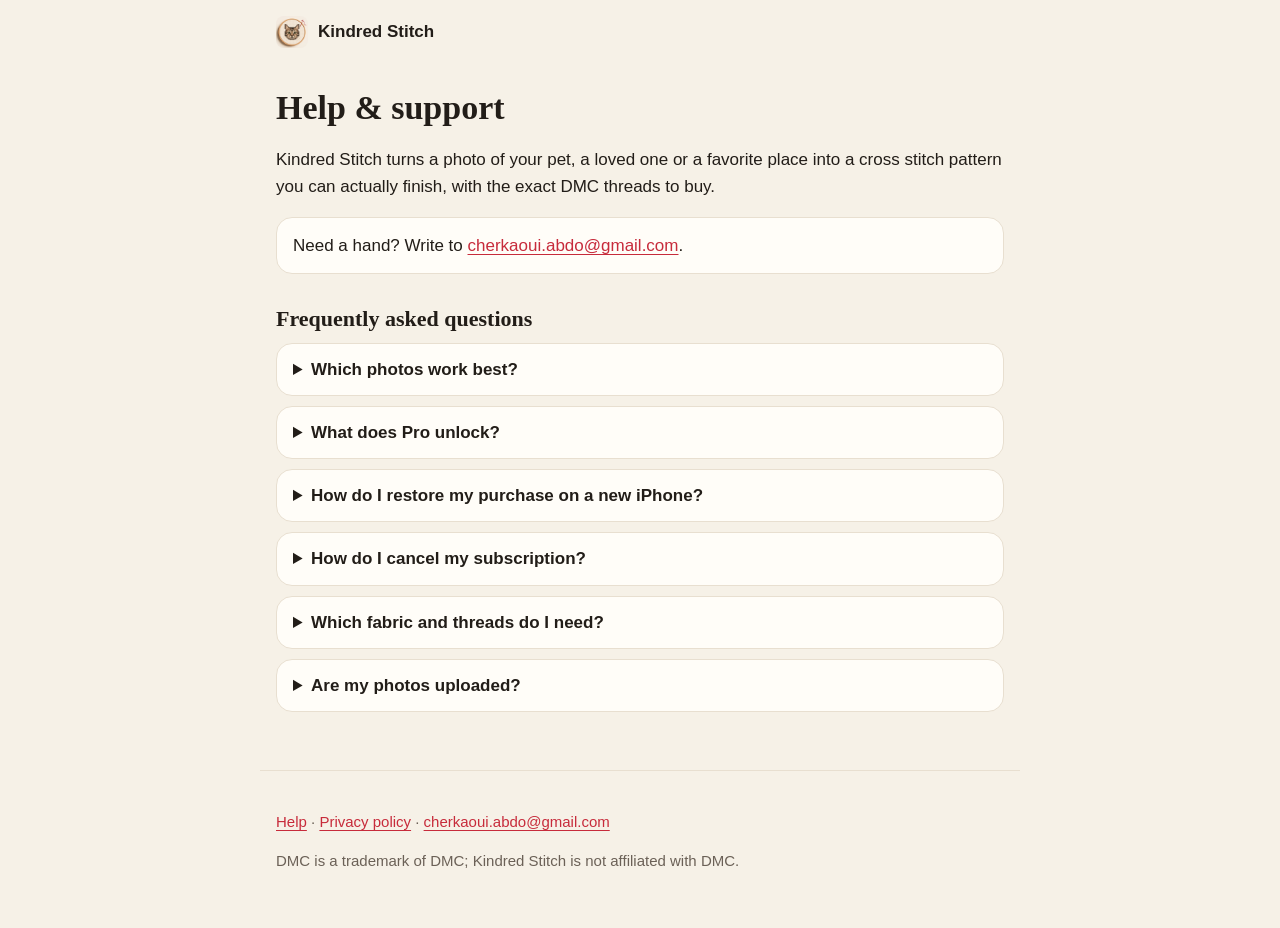
<file: index.html>
<!doctype html>
<html lang="en">
<head>
<meta charset="utf-8">
<meta name="viewport" content="width=device-width, initial-scale=1">
<title>Kindred Stitch – Help</title>
<meta name="description" content="Kindred Stitch turns your photos into cross stitch patterns you can actually finish.">
<link rel="icon" href="assets/favicon.png">
<link rel="apple-touch-icon" href="assets/icon.png">
<link rel="stylesheet" href="style.css">
</head>
<body>
<header class="bar"><a class="brand" href="index.html"><img src="assets/icon.png" alt="" width="32" height="32">Kindred Stitch</a></header>
<main>
<h1>Help &amp; support</h1>
<p>Kindred Stitch turns a photo of your pet, a loved one or a favorite place into a cross stitch pattern you can actually finish, with the exact DMC threads to buy.</p>
<p class="note">Need a hand? Write to <a href="mailto:cherkaoui.abdo@gmail.com">cherkaoui.abdo@gmail.com</a>.</p>

<h2>Frequently asked questions</h2>
<details><summary>Which photos work best?</summary><p>A sharp, well-lit photo where the face fills most of the frame, against a plain background. One subject per photo.</p></details>
<details><summary>What does Pro unlock?</summary><p>Previewing your photo as a finished cross stitch is free, with how many skeins you need and what they cost. Pro unlocks the pattern itself: the full chart with symbols, the exact DMC codes and your thread checklist, stitch tracking with a session timer, the printable PDF chart, and patterns made from only the threads you own.</p></details>
<details><summary>How do I restore my purchase on a new iPhone?</summary><p>Open Kindred Stitch, go to Settings, then tap Restore purchases. Use the same Apple Account you bought with.</p></details>
<details><summary>How do I cancel my subscription?</summary><p>On your iPhone, open Settings, tap your name, then Subscriptions, and choose Kindred Stitch. Cancel at least 24 hours before the renewal date to avoid being charged for the next year.</p></details>
<details><summary>Which fabric and threads do I need?</summary><p>Aida fabric in the count you chose (14-count suits most beginners), a tapestry needle, an embroidery hoop and the DMC six-strand floss listed with your pattern, stitched with 2 strands.</p></details>
<details><summary>Are my photos uploaded?</summary><p>No. Every photo is processed on your iPhone. See our <a href="privacy.html">privacy policy</a>.</p></details>
</main>
<footer><p><a href="index.html">Help</a> · <a href="privacy.html">Privacy policy</a> · <a href="mailto:cherkaoui.abdo@gmail.com">cherkaoui.abdo@gmail.com</a></p>
<p>DMC is a trademark of DMC; Kindred Stitch is not affiliated with DMC.</p></footer>
</body>
</html>
</file>
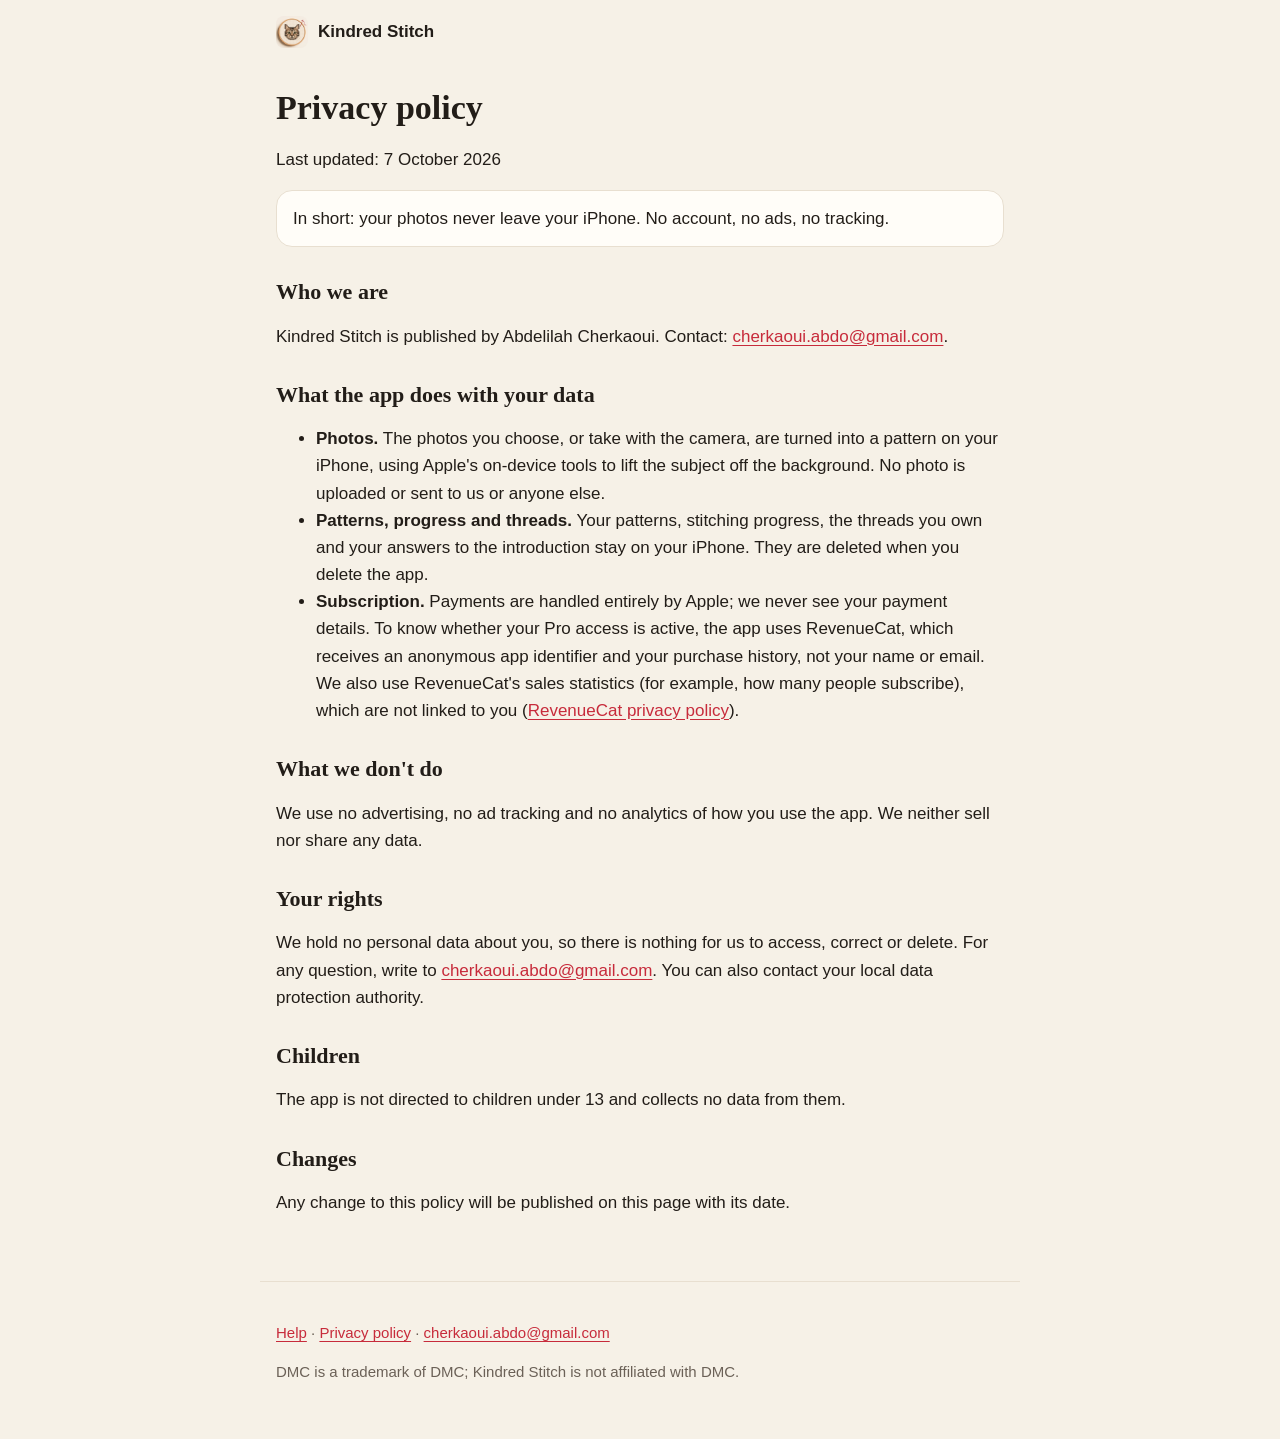
<file: privacy.html>
<!doctype html>
<html lang="en">
<head>
<meta charset="utf-8">
<meta name="viewport" content="width=device-width, initial-scale=1">
<title>Kindred Stitch – Privacy</title>
<meta name="description" content="Kindred Stitch privacy policy: your photos stay on your iPhone.">
<link rel="icon" href="assets/favicon.png">
<link rel="apple-touch-icon" href="assets/icon.png">
<link rel="stylesheet" href="style.css">
</head>
<body>
<header class="bar"><a class="brand" href="index.html"><img src="assets/icon.png" alt="" width="32" height="32">Kindred Stitch</a></header>
<main>
<article>
<h1>Privacy policy</h1>
<p>Last updated: 7 October 2026</p>
<p class="note">In short: your photos never leave your iPhone. No account, no ads, no tracking.</p>

<h2>Who we are</h2>
<p>Kindred Stitch is published by Abdelilah Cherkaoui. Contact: <a href="mailto:cherkaoui.abdo@gmail.com">cherkaoui.abdo@gmail.com</a>.</p>

<h2>What the app does with your data</h2>
<ul>
<li><strong>Photos.</strong> The photos you choose, or take with the camera, are turned into a pattern on your iPhone, using Apple's on-device tools to lift the subject off the background. No photo is uploaded or sent to us or anyone else.</li>
<li><strong>Patterns, progress and threads.</strong> Your patterns, stitching progress, the threads you own and your answers to the introduction stay on your iPhone. They are deleted when you delete the app.</li>
<li><strong>Subscription.</strong> Payments are handled entirely by Apple; we never see your payment details. To know whether your Pro access is active, the app uses RevenueCat, which receives an anonymous app identifier and your purchase history, not your name or email. We also use RevenueCat's sales statistics (for example, how many people subscribe), which are not linked to you (<a href="https://www.revenuecat.com/privacy">RevenueCat privacy policy</a>).</li>
</ul>

<h2>What we don't do</h2>
<p>We use no advertising, no ad tracking and no analytics of how you use the app. We neither sell nor share any data.</p>

<h2>Your rights</h2>
<p>We hold no personal data about you, so there is nothing for us to access, correct or delete. For any question, write to <a href="mailto:cherkaoui.abdo@gmail.com">cherkaoui.abdo@gmail.com</a>. You can also contact your local data protection authority.</p>

<h2>Children</h2>
<p>The app is not directed to children under 13 and collects no data from them.</p>

<h2>Changes</h2>
<p>Any change to this policy will be published on this page with its date.</p>
</article>
</main>
<footer><p><a href="index.html">Help</a> · <a href="privacy.html">Privacy policy</a> · <a href="mailto:cherkaoui.abdo@gmail.com">cherkaoui.abdo@gmail.com</a></p>
<p>DMC is a trademark of DMC; Kindred Stitch is not affiliated with DMC.</p></footer>
</body>
</html>
</file>
<file: style.css>
/* Kindred Stitch app colours: linen paper, ink text, DMC 321 red for links. */
:root {
  --brand: #C72B3B; --text: #221D18; --muted: #6B6157; --bg: #F6F1E7; --panel: #FFFDF8; --line: #E8DFD0;
}
@media (prefers-color-scheme: dark) {
  :root { --brand: #E8C39A; --text: #F3ECE2; --muted: #B9AEA2; --bg: #16120F; --panel: #241E1A; --line: #3A322C; }
}
* { box-sizing: border-box; }
html { -webkit-text-size-adjust: 100%; }
body { margin: 0; color: var(--text); background: var(--bg); font: 17px/1.6 -apple-system, BlinkMacSystemFont, "SF Pro Text", "Segoe UI", Roboto, sans-serif; }
a { color: var(--brand); text-underline-offset: 3px; }
img { max-width: 100%; height: auto; }
.bar { max-width: 760px; margin: 0 auto; padding: 16px; display: flex; align-items: center; gap: 12px; }
.brand { display: inline-flex; align-items: center; gap: 10px; font-weight: 700; text-decoration: none; color: var(--text); }
.brand img { border-radius: 8px; }
main { max-width: 760px; margin: 0 auto; padding: 8px 16px 48px; }
h1, h2 { font-family: "Iowan Old Style", "Palatino", Georgia, serif; font-weight: 600; line-height: 1.2; }
h1 { font-size: 34px; margin: 16px 0 8px; }
h2 { font-size: 22px; margin: 32px 0 8px; }
.note { background: var(--panel); border: 1px solid var(--line); border-radius: 16px; padding: 14px 16px; }
details { background: var(--panel); border: 1px solid var(--line); border-radius: 16px; padding: 12px 16px; margin: 10px 0; }
summary { font-weight: 600; cursor: pointer; }
footer { max-width: 760px; margin: 0 auto; padding: 24px 16px 40px; color: var(--muted); font-size: 15px; border-top: 1px solid var(--line); }
</file>
